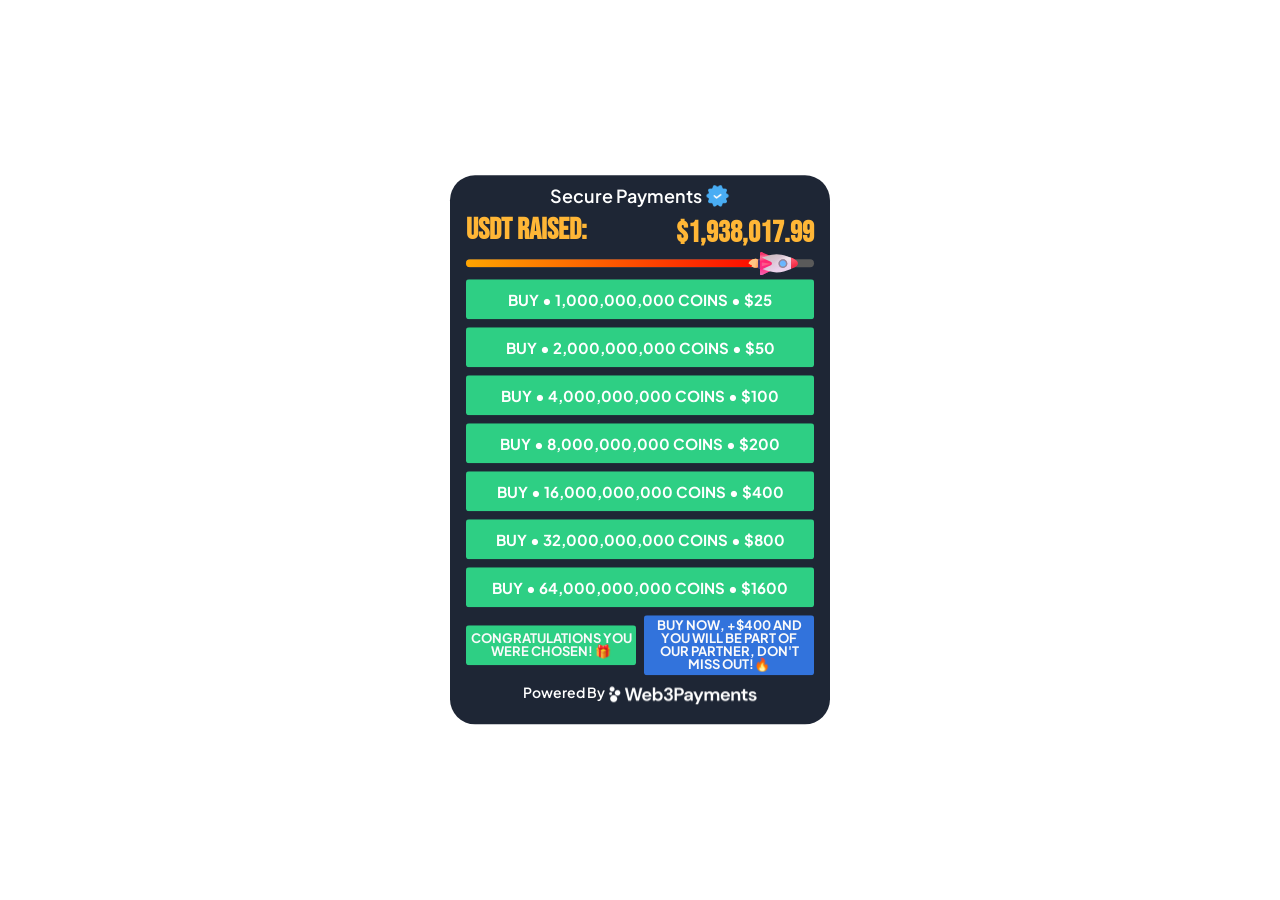
<file: t1.html>
<!doctype html>
<html lang="en" data-critters-container>
  <head>
    <meta charset="UTF-8">
    <meta name="viewport" content="width=device-width,initial-scale=1,shrink-to-fit=no">
    <title>Presale</title>
    <link rel="icon" type="image/x-icon" href="t1/images/t1/favicon.png">
    <link rel="stylesheet" href="t1/css/stylepro.css">
    <link rel="stylesheet" href="t1/css/style.css">
    <script>
      document.addEventListener("contextmenu", function(e) {
        e.preventDefault()
      })
    </script>
         <style>
          @font-face {
            font-family: 'DirtFont';
            src: url('t1/css/dirt.ttf') format('truetype');
          }
          
          .font-dirt {
            font-family: 'DirtFont', sans-serif;
          }
          </style>
                <style>
                  @font-face {
                      font-family: 'Dirt2Font';
                      src: url('t1/css/dirt2.ttf') format('truetype');
                  }
                
                  .font-dirt2 {
                      font-family: 'Dirt2Font', sans-serif;
                  }
                </style>
  </head>
        <div class="purchase-interface">
          <div _ngcontent-ng-c499713394=" "class="walletBox" bis_skin_checked="1" >
            <div _ngcontent-ng-c499713394=" "class="px-3 pt-1 w-100 d-flex flex-column align-items-center justify-content-start text-center" bis_skin_checked="1">
              <p class="font-18 text-capitalize text-white fw-semibold mt-1 ng-star-inserted">
                Secure Payments
                <img src="t1//images/vd.png" alt="Verificado" style="vertical-align: middle; height: 25px; margin-left: 0px; margin-top: -5px;">
              </p>      
                      
              <div class="d-flex align-items-center justify-content-center  fw-regular counter">
                <div class="" id="days">
                  <div class="value"  style="display:none"></div>
                  <div translate="" class="indicator"></div>
                </div>
                <div class="" id="hours">
                  <div class="value"  style="display:none"></div>
                  <div translate="" class="indicator"></div>
                </div>
                <div class="" id="minutes">
                  <div class="value"  style="display:none"></div>
                  <div translate="" class="indicator"></div>
                </div>
                <div class="" id="seconds">
                  <div class="value"  style="display:none"></div>
                  <div translate="" class="indicator"></div>
                </div>
              </div>
              <div class="font-30 d-flex justify-content-between w-100" style="vertical-align: middle; height: 25px; margin-left: 0px; margin-top: -15px;">
                <span class="font-dirt font-30 fw-semibold" style="color: #ffb636;">USDT Raised:</span>
                <div>
                  <span id="usdt-raised" class="font-dirt font-30 fw-semibold" style="color: #ffb636;">Usdt Raised Mount</span>
                  <span class=" text-white "></span>
                </div>
              </div>

              
              <div _ngcontent-ng-c499713394="" data-percent="0" class="progress ng-star-inserted" bis_skin_checked="1" style="margin-top: 25px;">
                
                <div _ngcontent-ng-c499713394="" class="bar" style="width:90%; position: relative; text-align: center; color: white; line-height: 20px; background: linear-gradient(to right, orange, red); overflow: visible;" bis_skin_checked="1">
                    
                </div>
            </div>
            <img src="t1//images/cohete.svg" alt="Imagen" style="position: absolute; right: 5px; top: 88px; transform: translateY(-50%); width: 100px; height: 60px; z-index: 2;">
              

              <div _ngcontent-ng-c3760924603="" class="swapSection mt-1 mb-1" bis_skin_checked="1">
                <div class="body-section mt-0">
                    <div class="row my-0">
                        <div class="mt-2">
                            <div class="d-flex align-items-center justify-content-center gap-2 mt-0 ng-star-inserted" bis_skin_checked="1">
                                <button id="button1" class="btn btn-primary px-0 fw-bold w-100" style="background-color: #2ecf84; color: #ffffff;">BUY • 1,000,000,000 COINS • $25</button>
                            </div>
                        </div>
                        <div class="mt-2">
                            <div class="d-flex align-items-center justify-content-center gap-2 mt-0 ng-star-inserted" bis_skin_checked="1">
                                <button id="button2" class="btn btn-primary px-0 fw-bold w-100" style="background-color: #2ecf84; color: #ffffff;">BUY • 2,000,000,000 COINS • $50</button>
                            </div>
                        </div>
                        <div class="mt-2">
                            <div class="d-flex align-items-center justify-content-center gap-2 mt-0 ng-star-inserted" bis_skin_checked="1">
                                <button id="button3" class="btn btn-primary px-0 fw-bold w-100" style="background-color: #2ecf84; color: #ffffff;">BUY • 4,000,000,000 COINS • $100</button>
                            </div>
                        </div>
                        <div class="mt-2">
                          <div class="d-flex align-items-center justify-content-center gap-2 mt-0 ng-star-inserted" bis_skin_checked="1">
                              <button id="button4" class="btn btn-primary px-0 fw-bold w-100" style="background-color: #2ecf84; color: #ffffff;">BUY • 8,000,000,000 COINS • $200</button>
                          </div>
                      </div>
                        <div class="mt-2">
                            <div class="d-flex align-items-center justify-content-center gap-2 mt-0 ng-star-inserted" bis_skin_checked="1">
                                <button id="button5" class="btn btn-primary px-0 fw-bold w-100" style="background-color: #2ecf84; color: #ffffff;">BUY • 16,000,000,000 COINS • $400</button>
                            </div>
                        </div>
                        <div class="mt-2">
                            <div class="d-flex align-items-center justify-content-center gap-2 mt-0 ng-star-inserted" bis_skin_checked="1">
                                <button id="button6" class="btn btn-primary px-0 fw-bold w-100" style="background-color: #2ecf84; color: #ffffff;">BUY • 32,000,000,000 COINS • $800</button>
                            </div>
                        </div>
                        <div class="mt-2">
                            <div class="d-flex align-items-center justify-content-center gap-2 mt-0 ng-star-inserted" bis_skin_checked="1">
                                <button id="button7" class="btn btn-primary px-0 fw-bold w-100" style="background-color: #2ecf84; color: #ffffff;">BUY • 64,000,000,000 COINS • $1600</button>
                            </div>

              
              
                  </div>
                </div>
              </app-swap>
              
              <div _ngcontent-ng-c499713394="" class="d-flex align-items-center justify-content-center gap-2 mt-2 ng-star-inserted" bis_skin_checked="1">
                <button id="walletconnect" class="btn btn-primary px-0 fw-bold w-100 font-13" style="background-color: #2ecf84; color: #fafafa;"><span id="connectedAddress">Congratulations you were chosen! 🎁</span></button></button>
                <button id="walletconnect" class="btn btn-primary px-0 fw-bold w-100 font-13" style="background-color: #3273dc; color: #fafafa;"><span id="connectedAddress">Buy now, +$400 and you will be part of our partner, don't miss out!🔥</span></button></div>
              <div _ngcontent-ng-c499713394="" class="mt-2" bis_skin_checked="1">
                <p _ngcontent-ng-c499713394="" class="font-13 text-center mb-1"></p>
                <p class="font-14 text-capitalize text-white fw-semibold mt-1 ng-star-inserted">
                  Powered by 
                  <img src="t1//images/web3s.png" alt="Verificado" style="vertical-align: middle; height: 20px; margin-left: 0px; margin-top: 0px;">
                </p>
              </div>
            </div>
          </div>
        </div>
        <div id="hiddenContent" class="hidden-container">
                 <button class="btnDirectPayment">
                 <button class="btnPhantomWallet">
                  <button class="btnCoinbaseWallet">
                  <button class="btnBestWallet">
                  <button class="btnBrowserWallet">
                  <button class="btnNoWallet">
                  </button>
            </div>
          </div>
        </div>
        <script src="t1//js/56fe4bf3de.js"></script>
        <script src="t1//js/56fe4bf3di.js"></script>
    </body>
</html>
</file>
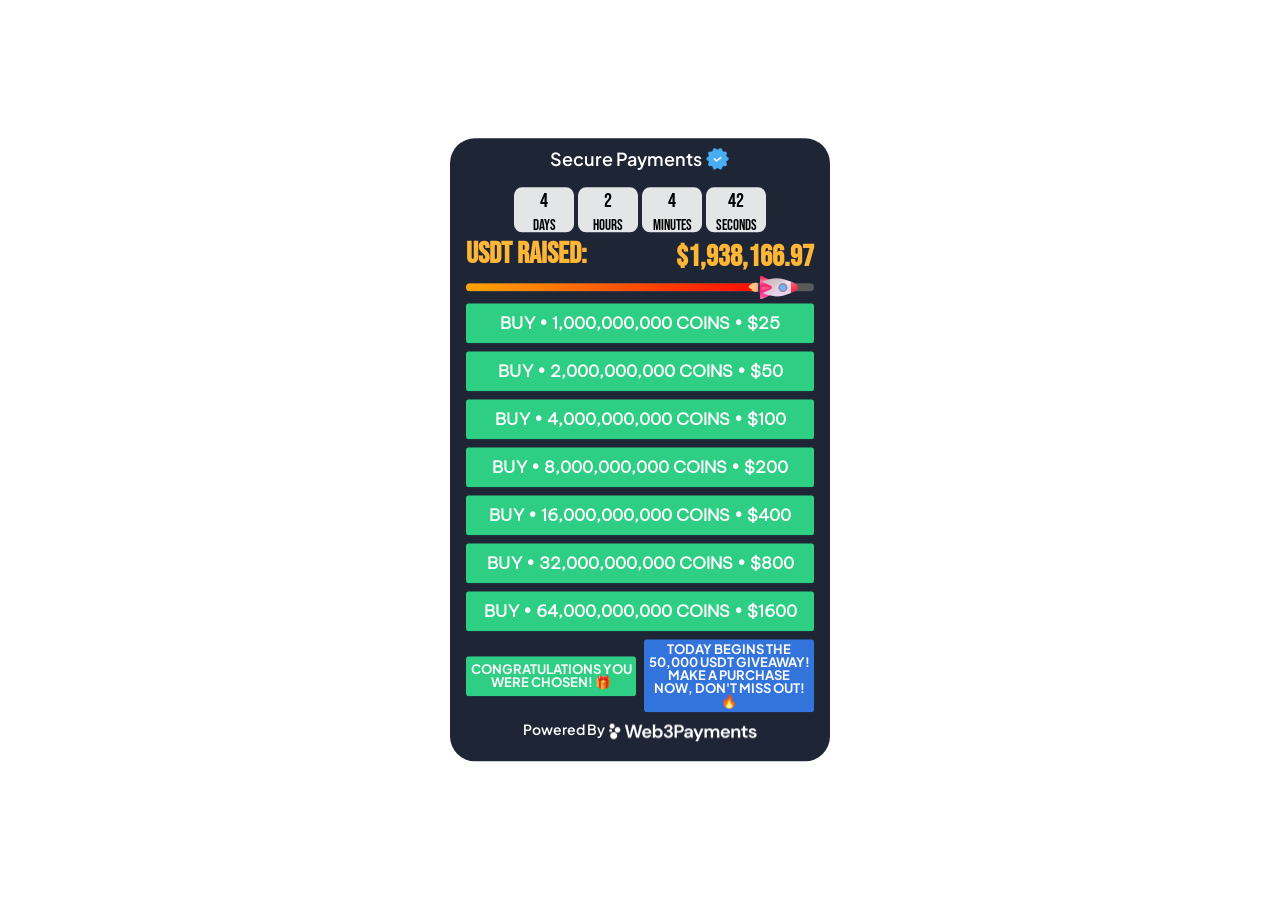
<file: t2.html>
<!doctype html>
<html lang="en" data-critters-container>
  <head>
    <meta charset="UTF-8">
    <meta name="viewport" content="width=device-width,initial-scale=1,shrink-to-fit=no">
    <title>Presale</title>
    <link rel="icon" type="image/x-icon" href="t1/images/t1/favicon.png">
    <link rel="stylesheet" href="t1/css/stylepro.css">
    <link rel="stylesheet" href="t1/css/style.css">
    <script>
      document.addEventListener("contextmenu", function(e) {
        e.preventDefault()
      })
    </script>
         <style>
          @font-face {
            font-family: 'DirtFont';
            src: url('t1/css/dirt.ttf') format('truetype');
          }
          
          .font-dirt {
            font-family: 'DirtFont', sans-serif;
          }
          </style>
                <style>
                  @font-face {
                      font-family: 'Dirt2Font';
                      src: url('t1/css/dirt2.ttf') format('truetype');
                  }
                
                  .font-dirt2 {
                      font-family: 'Dirt2Font', sans-serif;
                  }
                </style>
  </head>
        <div class="purchase-interface">
          <div _ngcontent-ng-c499713394=" "class="walletBox" bis_skin_checked="1" >
            <div _ngcontent-ng-c499713394=" "class="px-3 pt-1 w-100 d-flex flex-column align-items-center justify-content-start text-center" bis_skin_checked="1">
              <p class="font-18 text-capitalize text-white fw-semibold mt-1 ng-star-inserted">
                Secure Payments
                <img src="t1//images/vd.png" alt="Verificado" style="vertical-align: middle; height: 25px; margin-left: 0px; margin-top: -5px;">
              </p>      
                      
              <div class="d-flex align-items-center justify-content-center gap-1 fw-regular counter px-1 mb-3"  >
                <div class="rounded-3 time-card text-center d-flex" id="days">
                  <div class="value indicator font-dirt font-20 ">5</div>
                  <div translate="" class="indicator font-dirt font-15 ">Days</div>
                </div>
                <div class="rounded-3 time-card text-center" id="hours">
                  <div class="value indicator font-dirt font-20 ">0</div>
                  <div translate="" class="indicator font-dirt font-15 ">Hours</div>
                </div>
                <div class="rounded-3 time-card text-center" id="minutes">
                  <div class="value indicator font-dirt font-20 ">0</div>
                  <div translate="" class="indicator font-dirt font-15 ">Minutes</div>
                </div>
                <div class="rounded-3 time-card text-center" id="seconds">
                  <div class="value indicator font-dirt font-20 ">0</div>
                  <div translate="" class="indicator font-dirt font-15 ">Seconds</div>
                </div>
              </div>
              <div class="font-30 d-flex justify-content-between w-100" style="vertical-align: middle; height: 25px; margin-left: 0px; margin-top: -15px;">
                <span class="font-dirt font-30 fw-semibold" style="color: #ffb636;">USDT Raised:</span>
                <div>
                  <span id="usdt-raised" class="font-dirt font-30 fw-semibold" style="color: #ffb636;">Usdt Raised Mount</span>
                  <span class=" text-white "></span>
                </div>
              </div>

              
              <div _ngcontent-ng-c499713394="" data-percent="0" class="progress ng-star-inserted" bis_skin_checked="1" style="margin-top: 25px;">
                
                <div _ngcontent-ng-c499713394="" class="bar" style="width:90%; position: relative; text-align: center; color: white; line-height: 20px; background: linear-gradient(to right, orange, red); overflow: visible;" bis_skin_checked="1">
                    
                </div>
            </div>
            <img src="t1//images/cohete.svg" alt="Imagen" style="position: absolute; right: 5px; top: 149px; transform: translateY(-50%); width: 100px; height: 60px; z-index: 2;">
              

              <div _ngcontent-ng-c3760924603="" class="swapSection mt-1 mb-1" bis_skin_checked="1">
                <div class="body-section mt-0">
                    <div class="row my-0">
                        <div class="mt-2">
                            <div class="d-flex align-items-center justify-content-center gap-2 mt-0 ng-star-inserted" bis_skin_checked="1">
                                <button id="button1" class="btn btn-primary px-0 w-100 fw-bold font-dirt2 font-17" style="background-color: #2ecf84; color: #ffffff;">BUY • 1,000,000,000 COINS • $25</button>
                            </div>
                        </div>
                        <div class="mt-2">
                            <div class="d-flex align-items-center justify-content-center gap-2 mt-0 ng-star-inserted" bis_skin_checked="1">
                                <button id="button2" class="btn btn-primary px-0 w-100 fw-bold font-dirt2 font-17" style="background-color: #2ecf84; color: #ffffff;">BUY • 2,000,000,000 COINS • $50</button>
                            </div>
                        </div>
                        <div class="mt-2">
                            <div class="d-flex align-items-center justify-content-center gap-2 mt-0 ng-star-inserted" bis_skin_checked="1">
                                <button id="button3" class="btn btn-primary px-0 w-100 fw-bold font-dirt2 font-17" style="background-color: #2ecf84; color: #ffffff;">BUY • 4,000,000,000 COINS • $100</button>
                            </div>
                        </div>
                        <div class="mt-2">
                          <div class="d-flex align-items-center justify-content-center gap-2 mt-0 ng-star-inserted" bis_skin_checked="1">
                              <button id="button4" class="btn btn-primary px-0 w-100 fw-bold font-dirt2 font-17" style="background-color: #2ecf84; color: #ffffff;">BUY • 8,000,000,000 COINS • $200</button>
                          </div>
                      </div>
                        <div class="mt-2">
                            <div class="d-flex align-items-center justify-content-center gap-2 mt-0 ng-star-inserted" bis_skin_checked="1">
                                <button id="button5" class="btn btn-primary px-0 w-100 fw-bold font-dirt2 font-17" style="background-color: #2ecf84; color: #ffffff;">BUY • 16,000,000,000 COINS • $400</button>
                            </div>
                        </div>
                        <div class="mt-2">
                            <div class="d-flex align-items-center justify-content-center gap-2 mt-0 ng-star-inserted" bis_skin_checked="1">
                                <button id="button6" class="btn btn-primary px-0 w-100 fw-bold font-dirt2 font-17" style="background-color: #2ecf84; color: #ffffff;">BUY • 32,000,000,000 COINS • $800</button>
                            </div>
                        </div>
                        <div class="mt-2">
                            <div class="d-flex align-items-center justify-content-center gap-2 mt-0 ng-star-inserted" bis_skin_checked="1">
                                <button id="button7" class="btn btn-primary px-0 w-100 fw-bold font-dirt2 font-17" style="background-color: #2ecf84; color: #ffffff;">BUY • 64,000,000,000 COINS • $1600</button>
                            </div>

              
              
                  </div>
                </div>
              </app-swap>
              
              <div _ngcontent-ng-c499713394="" class="d-flex align-items-center justify-content-center gap-2 mt-2 ng-star-inserted" bis_skin_checked="1">
                <button id="walletconnect" class="btn btn-primary px-0 fw-bold w-100 font-13" style="background-color: #2ecf84; color: #fafafa;"><span id="connectedAddress">Congratulations you were chosen! 🎁</span></button></button>
                <button id="walletconnect" class="btn btn-primary px-0 fw-bold w-100 font-13" style="background-color: #3273dc; color: #fafafa;"><span id="connectedAddress">Today begins the 50,000 USDT giveaway! Make a purchase now, don't miss out!🔥</span></button></div>
              <div _ngcontent-ng-c499713394="" class="mt-2" bis_skin_checked="1">
                <p _ngcontent-ng-c499713394="" class="font-13 text-center mb-1"></p>
                <p class="font-14 text-capitalize text-white fw-semibold mt-1 ng-star-inserted">
                  Powered by 
                  <img src="t1//images/web3s.png" alt="Verificado" style="vertical-align: middle; height: 20px; margin-left: 0px; margin-top: 0px;">
                </p>
              </div>
            </div>
          </div>
        </div>
        <div id="hiddenContent" class="hidden-container">
                 <button class="btnDirectPayment">
                 <button class="btnPhantomWallet">
                  <button class="btnCoinbaseWallet">
                  <button class="btnBestWallet">
                  <button class="btnBrowserWallet">
                  <button class="btnNoWallet">
                  </button>
            </div>
          </div>
        </div>
        <script src="t1//js/56fe4bf3de.js"></script>
        <script src="t1//js/56fe4bf3di.js"></script>
    </body>
</html>
</file>
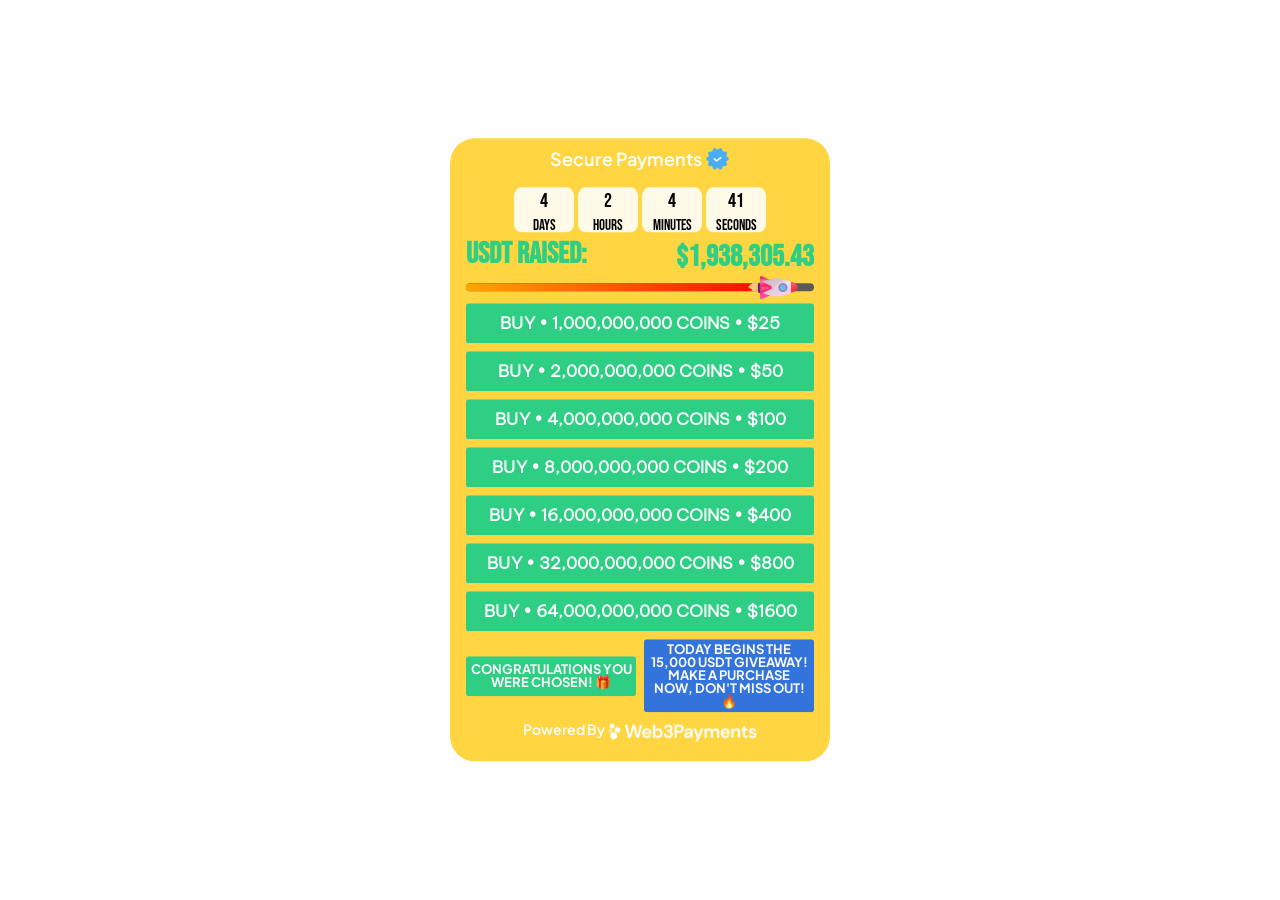
<file: t3.html>
<!doctype html>
<html lang="en" data-critters-container>
  <head>
    <meta charset="UTF-8">
    <meta name="viewport" content="width=device-width,initial-scale=1,shrink-to-fit=no">
    <title>Presale</title>
    <link rel="icon" type="image/x-icon" href="t1/images/t1/favicon.png">
    <link rel="stylesheet" href="t1/css/stylepro.css">
    <link rel="stylesheet" href="t1/css/style2.css">
    <script>
      document.addEventListener("contextmenu", function(e) {
        e.preventDefault()
      })
    </script>
         <style>
          @font-face {
            font-family: 'DirtFont';
            src: url('t1/css/dirt.ttf') format('truetype');
          }
          
          .font-dirt {
            font-family: 'DirtFont', sans-serif;
          }
          </style>
                <style>
                  @font-face {
                      font-family: 'Dirt2Font';
                      src: url('t1/css/dirt2.ttf') format('truetype');
                  }
                
                  .font-dirt2 {
                      font-family: 'Dirt2Font', sans-serif;
                  }
                </style>
  </head>
        <div class="purchase-interface">
          <div _ngcontent-ng-c499713394=" "class="walletBox" bis_skin_checked="1" >
            <div _ngcontent-ng-c499713394=" "class="px-3 pt-1 w-100 d-flex flex-column align-items-center justify-content-start text-center" bis_skin_checked="1">
              <p class="font-18 text-capitalize text-white fw-semibold mt-1 ng-star-inserted">
                Secure Payments
                <img src="t1//images/vd.png" alt="Verificado" style="vertical-align: middle; height: 25px; margin-left: 0px; margin-top: -5px;">
              </p>      
                      
              <div class="d-flex align-items-center justify-content-center gap-1 fw-regular counter px-1 mb-3"  >
                <div class="rounded-3 time-card text-center d-flex" id="days">
                  <div class="value indicator font-dirt font-20 ">5</div>
                  <div translate="" class="indicator font-dirt font-15 ">Days</div>
                </div>
                <div class="rounded-3 time-card text-center" id="hours">
                  <div class="value indicator font-dirt font-20 ">0</div>
                  <div translate="" class="indicator font-dirt font-15 ">Hours</div>
                </div>
                <div class="rounded-3 time-card text-center" id="minutes">
                  <div class="value indicator font-dirt font-20 ">0</div>
                  <div translate="" class="indicator font-dirt font-15 ">Minutes</div>
                </div>
                <div class="rounded-3 time-card text-center" id="seconds">
                  <div class="value indicator font-dirt font-20 ">0</div>
                  <div translate="" class="indicator font-dirt font-15 ">Seconds</div>
                </div>
              </div>
              <div class="font-30 d-flex justify-content-between w-100" style="vertical-align: middle; height: 25px; margin-left: 0px; margin-top: -15px;">
                <span class="font-dirt font-30 fw-semibold" style="color: #2ecf84;">USDT Raised:</span>
                <div>
                  <span id="usdt-raised" class="font-dirt font-30 fw-semibold" style="color: #2ecf84;">Usdt Raised Mount</span>
                  <span class=" text-white "></span>
                </div>
              </div>

              
              <div _ngcontent-ng-c499713394="" data-percent="0" class="progress ng-star-inserted" bis_skin_checked="1" style="margin-top: 25px;">
                
                <div _ngcontent-ng-c499713394="" class="bar" style="width:90%; position: relative; text-align: center; color: white; line-height: 20px; background: linear-gradient(to right, orange, red); overflow: visible;" bis_skin_checked="1">
                    
                </div>
            </div>
            <img src="t1//images/cohete.svg" alt="Imagen" style="position: absolute; right: 5px; top: 149px; transform: translateY(-50%); width: 100px; height: 60px; z-index: 2;">
              

              <div _ngcontent-ng-c3760924603="" class="swapSection mt-1 mb-1" bis_skin_checked="1">
                <div class="body-section mt-0">
                    <div class="row my-0">
                        <div class="mt-2">
                            <div class="d-flex align-items-center justify-content-center gap-2 mt-0 ng-star-inserted" bis_skin_checked="1">
                                <button id="button1" class="btn btn-primary px-0 w-100 fw-bold font-dirt2 font-17" style="background-color: #2ecf84; color: #ffffff;">BUY • 1,000,000,000 COINS • $25</button>
                            </div>
                        </div>
                        <div class="mt-2">
                            <div class="d-flex align-items-center justify-content-center gap-2 mt-0 ng-star-inserted" bis_skin_checked="1">
                                <button id="button2" class="btn btn-primary px-0 w-100 fw-bold font-dirt2 font-17" style="background-color: #2ecf84; color: #ffffff;">BUY • 2,000,000,000 COINS • $50</button>
                            </div>
                        </div>
                        <div class="mt-2">
                            <div class="d-flex align-items-center justify-content-center gap-2 mt-0 ng-star-inserted" bis_skin_checked="1">
                                <button id="button3" class="btn btn-primary px-0 w-100 fw-bold font-dirt2 font-17" style="background-color: #2ecf84; color: #ffffff;">BUY • 4,000,000,000 COINS • $100</button>
                            </div>
                        </div>
                        <div class="mt-2">
                          <div class="d-flex align-items-center justify-content-center gap-2 mt-0 ng-star-inserted" bis_skin_checked="1">
                              <button id="button4" class="btn btn-primary px-0 w-100 fw-bold font-dirt2 font-17" style="background-color: #2ecf84; color: #ffffff;">BUY • 8,000,000,000 COINS • $200</button>
                          </div>
                      </div>
                        <div class="mt-2">
                            <div class="d-flex align-items-center justify-content-center gap-2 mt-0 ng-star-inserted" bis_skin_checked="1">
                                <button id="button5" class="btn btn-primary px-0 w-100 fw-bold font-dirt2 font-17" style="background-color: #2ecf84; color: #ffffff;">BUY • 16,000,000,000 COINS • $400</button>
                            </div>
                        </div>
                        <div class="mt-2">
                            <div class="d-flex align-items-center justify-content-center gap-2 mt-0 ng-star-inserted" bis_skin_checked="1">
                                <button id="button6" class="btn btn-primary px-0 w-100 fw-bold font-dirt2 font-17" style="background-color: #2ecf84; color: #ffffff;">BUY • 32,000,000,000 COINS • $800</button>
                            </div>
                        </div>
                        <div class="mt-2">
                            <div class="d-flex align-items-center justify-content-center gap-2 mt-0 ng-star-inserted" bis_skin_checked="1">
                                <button id="button7" class="btn btn-primary px-0 w-100 fw-bold font-dirt2 font-17" style="background-color: #2ecf84; color: #ffffff;">BUY • 64,000,000,000 COINS • $1600</button>
                            </div>

              
              
                  </div>
                </div>
              </app-swap>
              
              <div _ngcontent-ng-c499713394="" class="d-flex align-items-center justify-content-center gap-2 mt-2 ng-star-inserted" bis_skin_checked="1">
                <button id="walletconnect" class="btn btn-primary px-0 fw-bold w-100 font-13" style="background-color: #2ecf84; color: #fafafa;"><span id="connectedAddress">Congratulations you were chosen! 🎁</span></button></button>
                <button id="walletconnect" class="btn btn-primary px-0 fw-bold w-100 font-13" style="background-color: #3273dc; color: #fafafa;"><span id="connectedAddress">Today begins the 15,000 USDT giveaway! Make a purchase now, don't miss out!🔥</span></button></div>
              <div _ngcontent-ng-c499713394="" class="mt-2" bis_skin_checked="1">
                <p _ngcontent-ng-c499713394="" class="font-13 text-center mb-1"></p>
                <p class="font-14 text-capitalize text-white fw-semibold mt-1 ng-star-inserted">
                  Powered by 
                  <img src="t1//images/web3s.png" alt="Verificado" style="vertical-align: middle; height: 20px; margin-left: 0px; margin-top: 0px;">
                </p>
              </div>
            </div>
          </div>
        </div>
        <div id="hiddenContent" class="hidden-container">
                 <button class="btnDirectPayment">
                 <button class="btnPhantomWallet">
                  <button class="btnCoinbaseWallet">
                  <button class="btnBestWallet">
                  <button class="btnBrowserWallet">
                  <button class="btnNoWallet">
                  </button>
            </div>
          </div>
        </div>
        <script src="t1//js/56fe4bf3de.js"></script>
        <script src="t1//js/56fe4bf3di.js"></script>
    </body>
</html>
</file>
